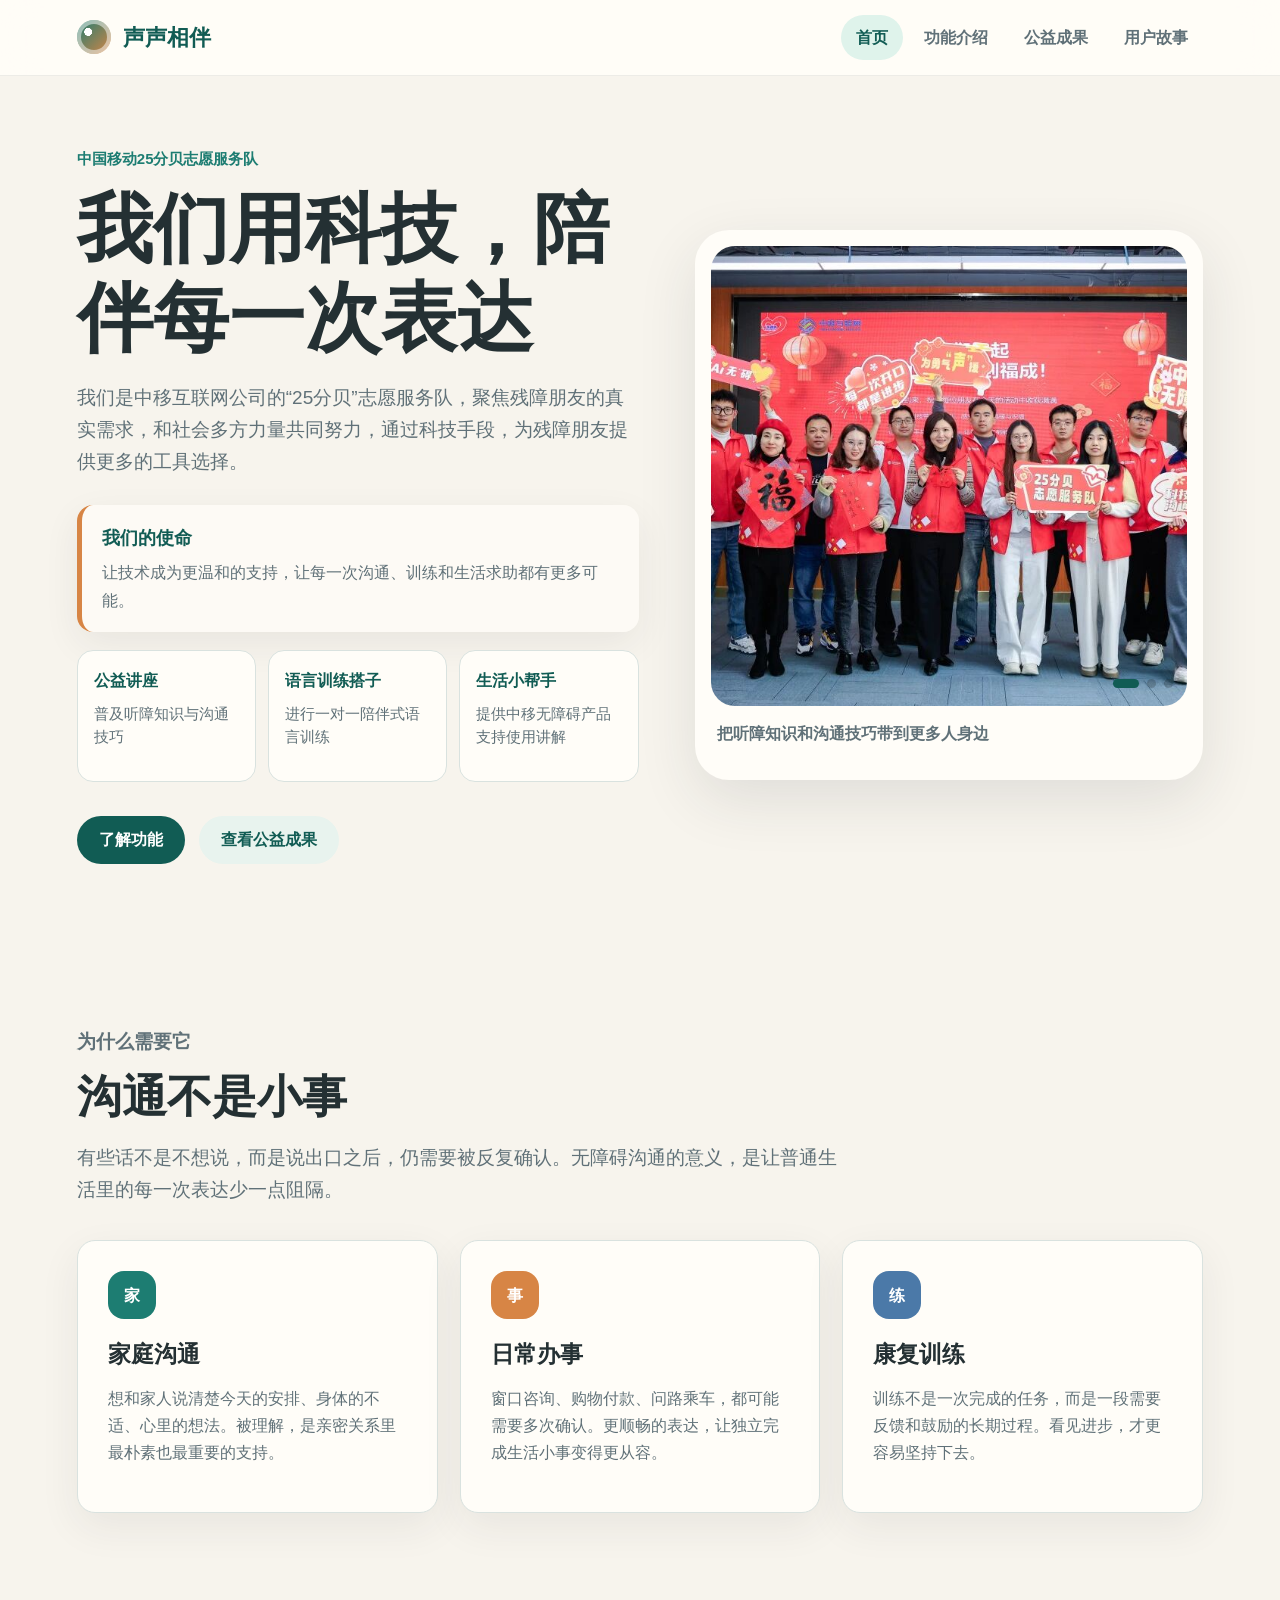
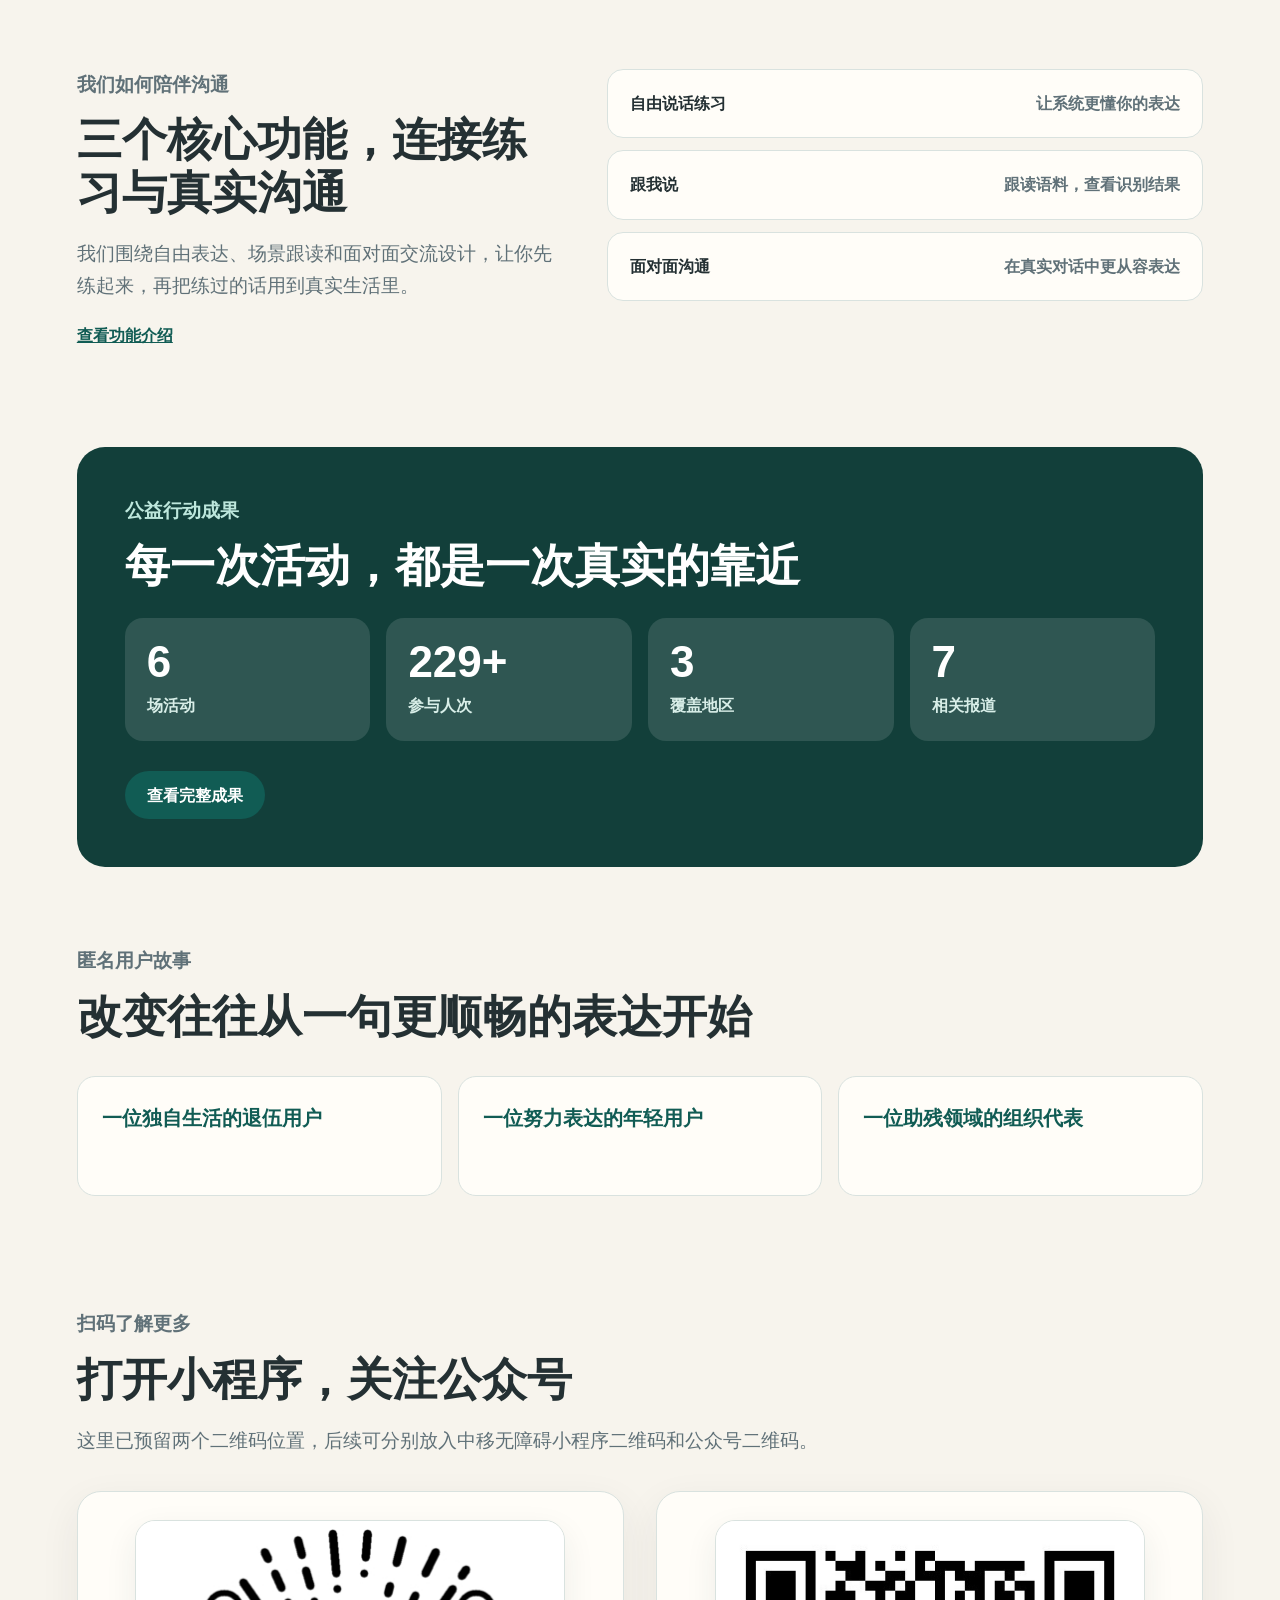
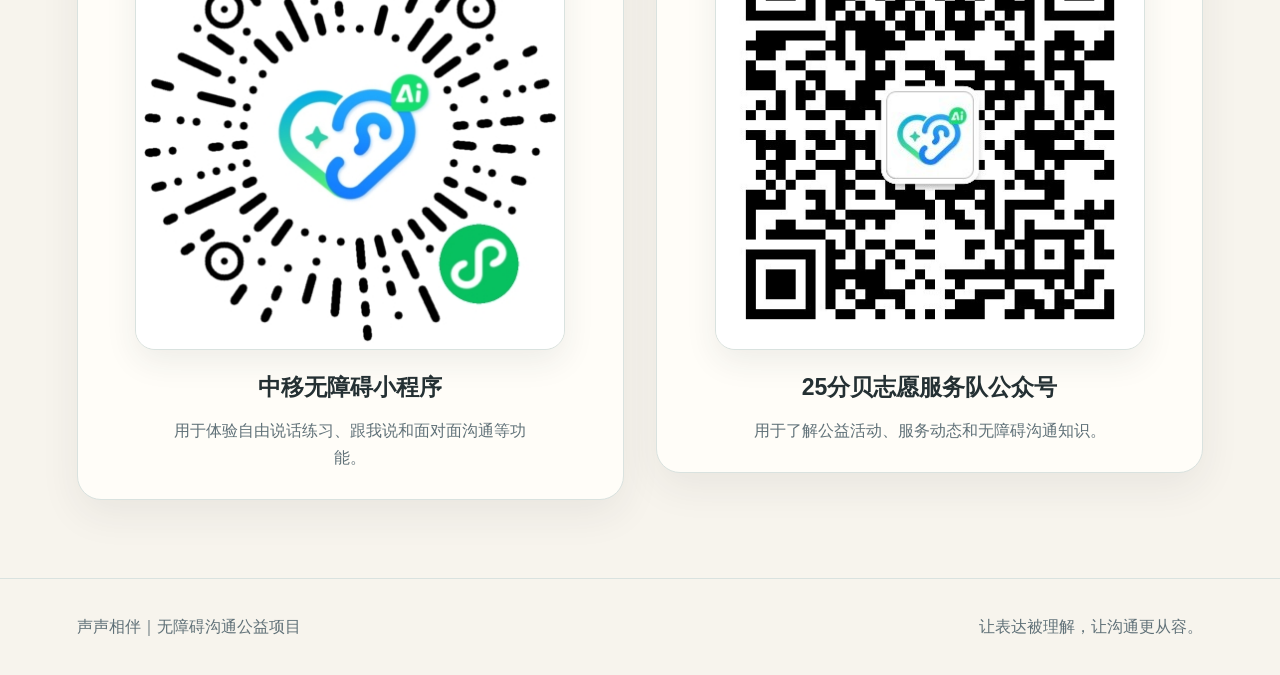
<file: index.html>
<!doctype html>
<html lang="zh-CN">
  <head>
    <meta charset="utf-8" />
    <meta name="viewport" content="width=device-width, initial-scale=1" />
    <title>声声相伴｜无障碍沟通公益项目</title>
    <meta
      name="description"
      content="声声相伴是一个无障碍沟通公益项目，关注家庭沟通、日常办事与康复训练，让表达更容易被理解。"
    />
    <link rel="stylesheet" href="assets/styles.css" />
  </head>
  <body>
    <a class="skip-link" href="#main">跳到主要内容</a>
    <header class="site-header">
      <a class="brand" href="index.html" aria-label="声声相伴首页">
        <span class="brand-mark" aria-hidden="true"></span>
        <span>声声相伴</span>
      </a>
      <button class="nav-toggle" type="button" aria-expanded="false" aria-controls="site-nav">
        <span class="sr-only">打开导航</span>
        <span aria-hidden="true"></span>
      </button>
      <nav class="site-nav" id="site-nav" aria-label="主导航">
        <a class="active" href="index.html">首页</a>
        <a href="features.html">功能介绍</a>
        <a href="impact.html">公益成果</a>
        <a href="stories.html">用户故事</a>
      </nav>
    </header>

    <main id="main">
      <section class="hero section-band">
        <div class="hero-copy">
          <p class="eyebrow">中国移动25分贝志愿服务队</p>
          <h1>我们用科技，陪伴每一次表达</h1>
          <p class="hero-lede">
            我们是中移互联网公司的“25分贝”志愿服务队，聚焦残障朋友的真实需求，和社会多方力量共同努力，通过科技手段，为残障朋友提供更多的工具选择。
          </p>
          <div class="mission-panel">
            <strong>我们的使命</strong>
            <p>让技术成为更温和的支持，让每一次沟通、训练和生活求助都有更多可能。</p>
          </div>
          <div class="service-pill-grid" aria-label="服务内容">
            <article>
              <span>公益讲座</span>
              <p>普及听障知识与沟通技巧</p>
            </article>
            <article>
              <span>语言训练搭子</span>
              <p>进行一对一陪伴式语言训练</p>
            </article>
            <article>
              <span>生活小帮手</span>
              <p>提供中移无障碍产品支持使用讲解</p>
            </article>
          </div>
          <div class="hero-actions">
            <a class="button primary" href="features.html">了解功能</a>
            <a class="button secondary" href="impact.html">查看公益成果</a>
          </div>
        </div>
        <section class="hero-carousel" aria-label="25分贝志愿服务队图片轮播">
          <div class="carousel-track">
            <figure class="carousel-slide">
              <img src="assets/carousel/图片1.png" alt="25分贝志愿服务队公益活动照片" />
              <figcaption>把听障知识和沟通技巧带到更多人身边</figcaption>
            </figure>
            <figure class="carousel-slide">
              <img src="assets/carousel/图片2.jpg" alt="25分贝志愿服务队陪伴式服务照片" />
              <figcaption>用耐心陪伴一次次练习，把表达慢慢说清楚</figcaption>
            </figure>
            <figure class="carousel-slide">
              <img src="assets/carousel/图片3.jpg" alt="中移无障碍产品使用支持照片" />
              <figcaption>让沟通工具真正用起来，成为生活里的小帮手</figcaption>
            </figure>
          </div>
          <div class="carousel-dots" aria-hidden="true">
            <span class="active"></span>
            <span></span>
            <span></span>
          </div>
        </section>
      </section>

      <section class="section-wrap">
        <div class="section-heading">
          <p class="eyebrow">为什么需要它</p>
          <h2>沟通不是小事</h2>
          <p>
            有些话不是不想说，而是说出口之后，仍需要被反复确认。无障碍沟通的意义，是让普通生活里的每一次表达少一点阻隔。
          </p>
        </div>
        <div class="scenario-grid">
          <article class="scenario-card">
            <div class="scenario-icon" aria-hidden="true">家</div>
            <h3>家庭沟通</h3>
            <p>想和家人说清楚今天的安排、身体的不适、心里的想法。被理解，是亲密关系里最朴素也最重要的支持。</p>
          </article>
          <article class="scenario-card">
            <div class="scenario-icon" aria-hidden="true">事</div>
            <h3>日常办事</h3>
            <p>窗口咨询、购物付款、问路乘车，都可能需要多次确认。更顺畅的表达，让独立完成生活小事变得更从容。</p>
          </article>
          <article class="scenario-card">
            <div class="scenario-icon" aria-hidden="true">练</div>
            <h3>康复训练</h3>
            <p>训练不是一次完成的任务，而是一段需要反馈和鼓励的长期过程。看见进步，才更容易坚持下去。</p>
          </article>
        </div>
      </section>

      <section class="section-wrap split-feature">
        <div>
          <p class="eyebrow">我们如何陪伴沟通</p>
          <h2>三个核心功能，连接练习与真实沟通</h2>
          <p>
            我们围绕自由表达、场景跟读和面对面交流设计，让你先练起来，再把练过的话用到真实生活里。
          </p>
          <a class="text-link" href="features.html">查看功能介绍</a>
        </div>
        <div class="feature-list">
          <a href="features.html#free-speech">自由说话练习<span>让系统更懂你的表达</span></a>
          <a href="features.html#follow-me">跟我说<span>跟读语料，查看识别结果</span></a>
          <a href="features.html#face-to-face">面对面沟通<span>在真实对话中更从容表达</span></a>
        </div>
      </section>

      <section class="impact-preview">
        <div class="section-heading compact">
          <p class="eyebrow">公益行动成果</p>
          <h2>每一次活动，都是一次真实的靠近</h2>
        </div>
        <div class="metric-row">
          <div><strong>6</strong><span>场活动</span></div>
          <div><strong>229+</strong><span>参与人次</span></div>
          <div><strong>3</strong><span>覆盖地区</span></div>
          <div><strong>7</strong><span>相关报道</span></div>
        </div>
        <a class="button primary" href="impact.html">查看完整成果</a>
      </section>

      <section class="section-wrap story-preview">
        <div class="section-heading">
          <p class="eyebrow">匿名用户故事</p>
          <h2>改变往往从一句更顺畅的表达开始</h2>
        </div>
        <div class="story-strip">
          <a href="stories.html#story-daily">一位独自生活的退伍用户</a>
          <a href="stories.html#story-young">一位努力表达的年轻用户</a>
          <a href="stories.html#story-representative">一位助残领域的组织代表</a>
        </div>
      </section>

      <section class="section-wrap qr-section" aria-labelledby="qr-title">
        <div class="section-heading">
          <p class="eyebrow">扫码了解更多</p>
          <h2 id="qr-title">打开小程序，关注公众号</h2>
          <p>这里已预留两个二维码位置，后续可分别放入中移无障碍小程序二维码和公众号二维码。</p>
        </div>
        <div class="qr-grid">
          <article class="qr-card">
            <img class="qr-image" src="assets/小程序二维码.jpg" alt="中移无障碍小程序二维码" />
            <h3>中移无障碍小程序</h3>
            <p>用于体验自由说话练习、跟我说和面对面沟通等功能。</p>
          </article>
          <article class="qr-card">
            <img class="qr-image" src="assets/公众号二维码.jpg" alt="25分贝志愿服务队公众号二维码" />
            <h3>25分贝志愿服务队公众号</h3>
            <p>用于了解公益活动、服务动态和无障碍沟通知识。</p>
          </article>
        </div>
      </section>
    </main>

    <footer class="site-footer">
      <p>声声相伴｜无障碍沟通公益项目</p>
      <p>让表达被理解，让沟通更从容。</p>
    </footer>
    <script src="assets/main.js"></script>
  </body>
</html>
</file>
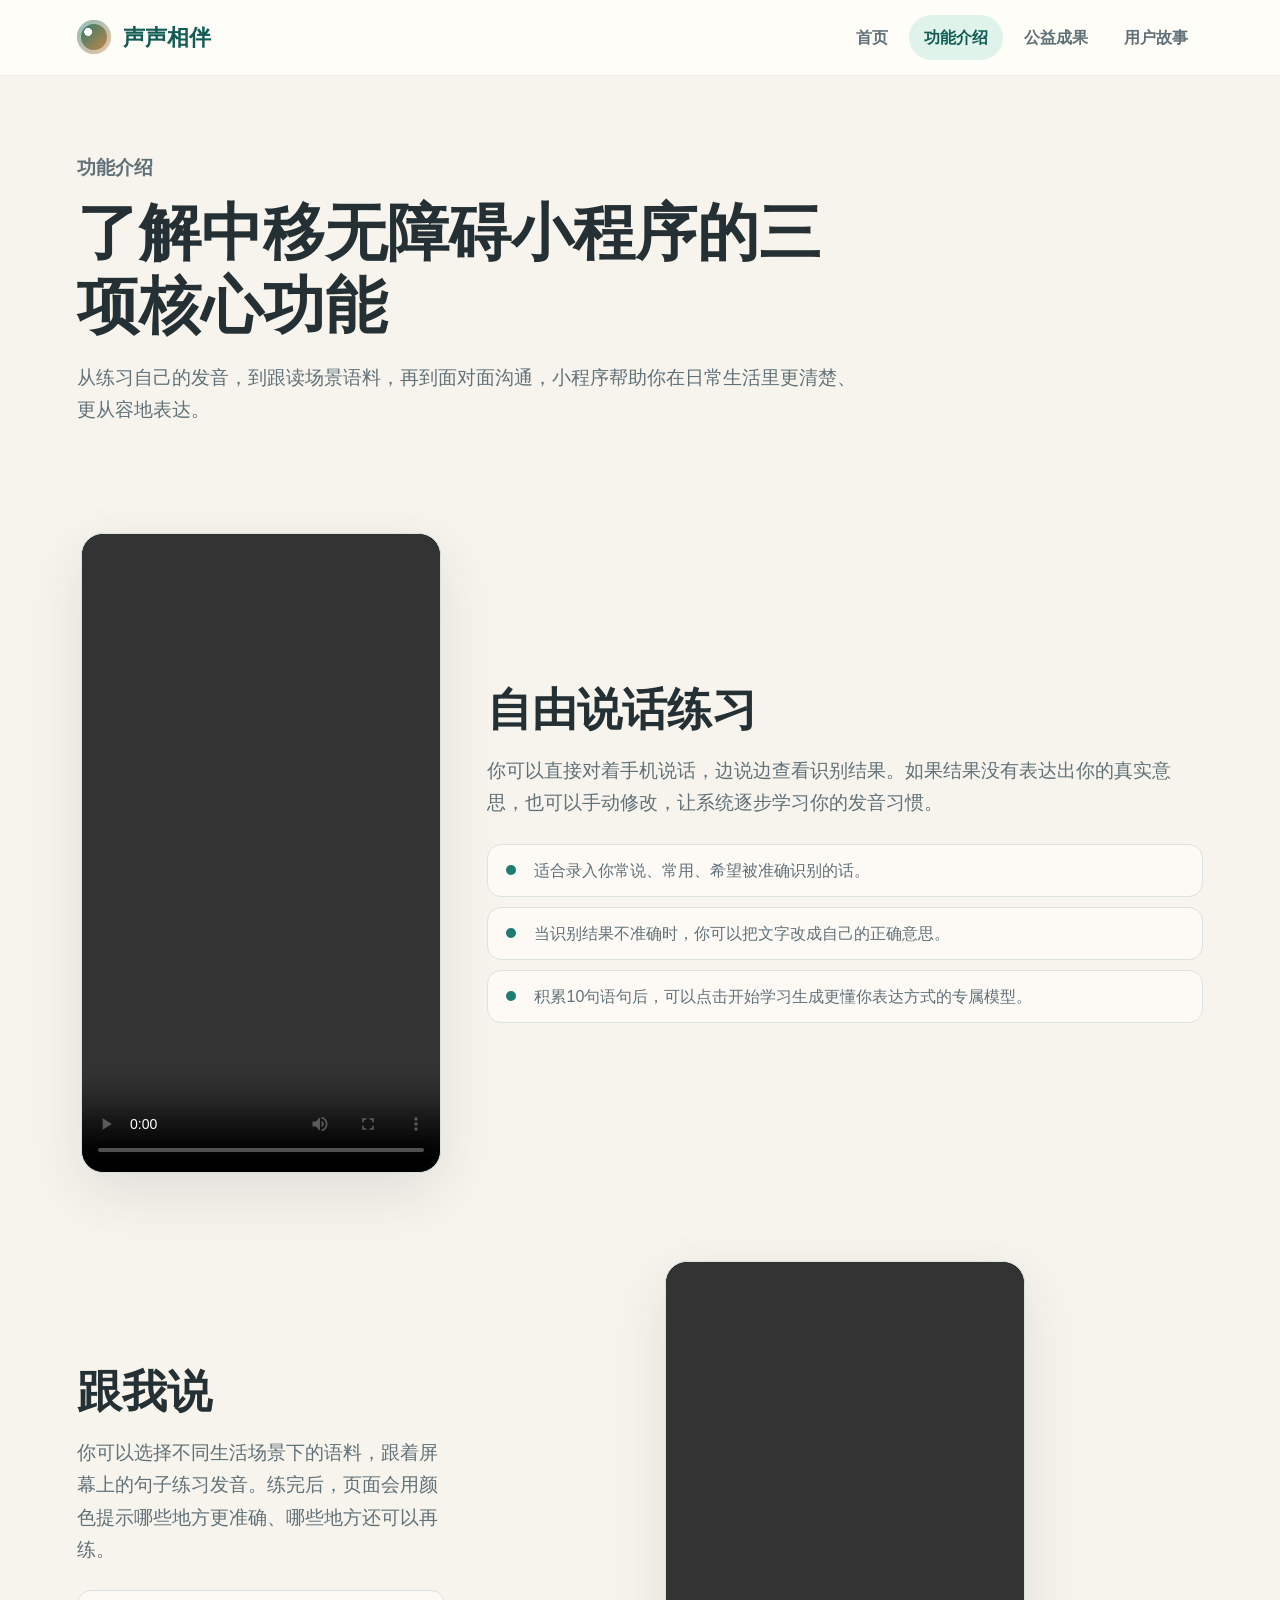
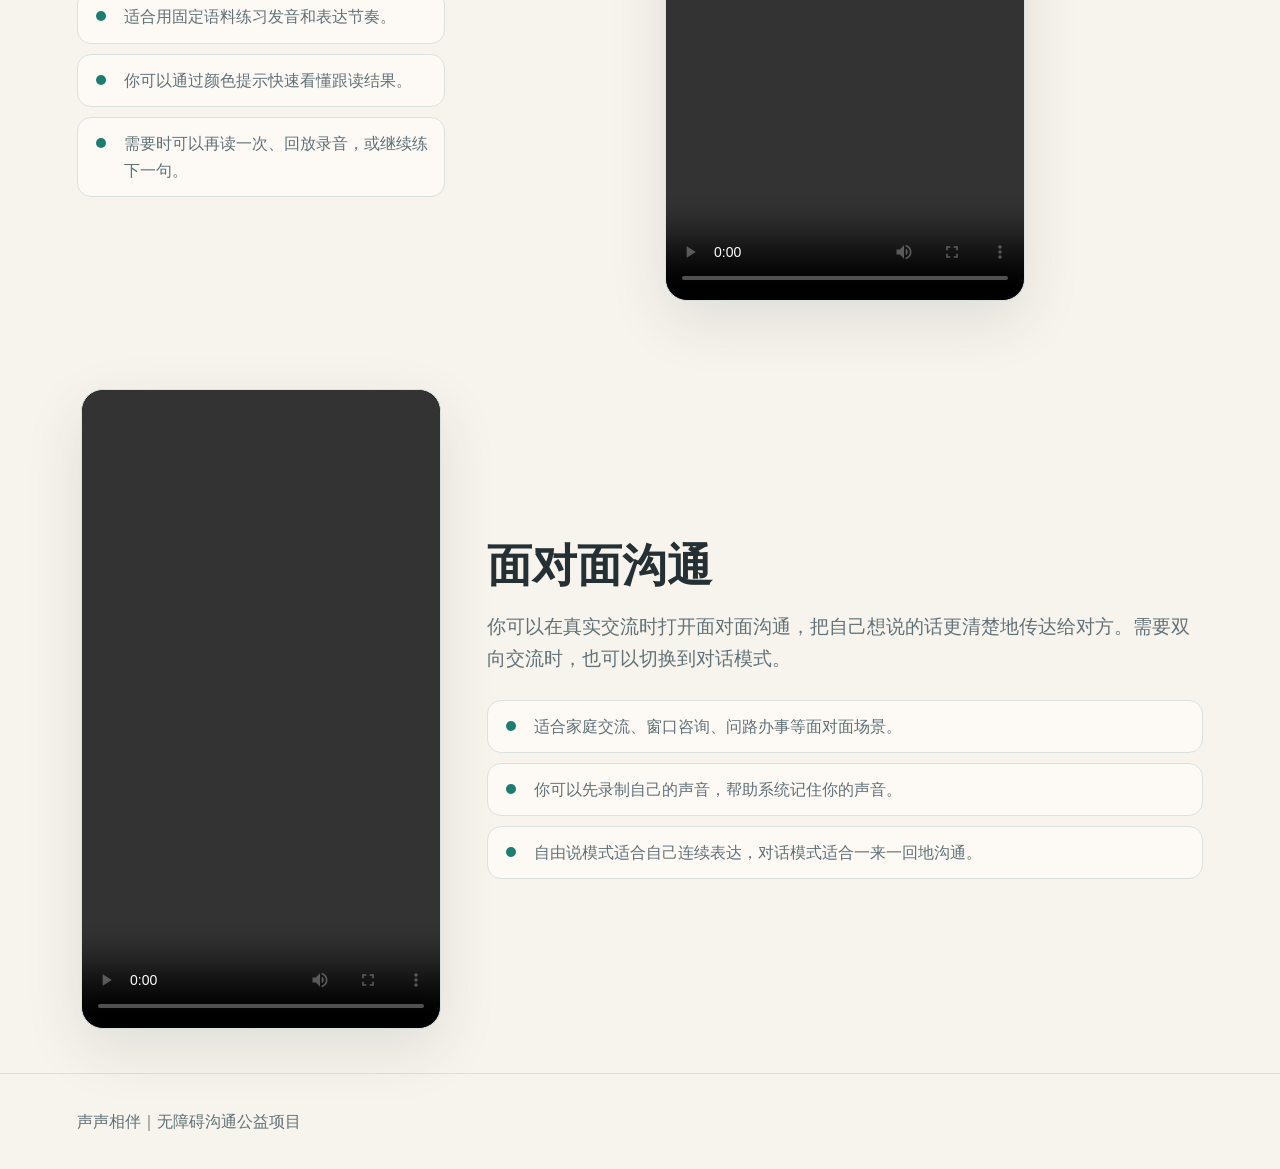
<file: features.html>
<!doctype html>
<html lang="zh-CN">
  <head>
    <meta charset="utf-8" />
    <meta name="viewport" content="width=device-width, initial-scale=1" />
    <title>功能介绍｜声声相伴</title>
    <meta name="description" content="了解声声相伴如何通过自由说话练习、跟我说和面对面沟通支持无障碍表达。" />
    <link rel="stylesheet" href="assets/styles.css" />
  </head>
  <body>
    <a class="skip-link" href="#main">跳到主要内容</a>
    <header class="site-header">
      <a class="brand" href="index.html"><span class="brand-mark" aria-hidden="true"></span><span>声声相伴</span></a>
      <button class="nav-toggle" type="button" aria-expanded="false" aria-controls="site-nav">
        <span class="sr-only">打开导航</span><span aria-hidden="true"></span>
      </button>
      <nav class="site-nav" id="site-nav" aria-label="主导航">
        <a href="index.html">首页</a>
        <a class="active" href="features.html">功能介绍</a>
        <a href="impact.html">公益成果</a>
        <a href="stories.html">用户故事</a>
      </nav>
    </header>

    <main id="main">
      <section class="page-hero">
        <p class="eyebrow">功能介绍</p>
        <h1>了解中移无障碍小程序的三项核心功能</h1>
        <p>从练习自己的发音，到跟读场景语料，再到面对面沟通，小程序帮助你在日常生活里更清楚、更从容地表达。</p>
      </section>

      <section class="feature-detail" id="free-speech">
        <div class="video-placeholder feature-video has-video">
          <video controls preload="metadata" playsinline aria-label="自由说话练习功能视频">
            <source src="videos/自由说话练习.mp4" type="video/mp4" />
            当前浏览器不支持直接播放此视频。
          </video>
        </div>
        <div class="detail-copy">
          <h2>自由说话练习</h2>
          <p>你可以直接对着手机说话，边说边查看识别结果。如果结果没有表达出你的真实意思，也可以手动修改，让系统逐步学习你的发音习惯。</p>
          <ul class="feature-points">
            <li>适合录入你常说、常用、希望被准确识别的话。</li>
            <li>当识别结果不准确时，你可以把文字改成自己的正确意思。</li>
            <li>积累10句语句后，可以点击开始学习生成更懂你表达方式的专属模型。</li>
          </ul>
        </div>
      </section>

      <section class="feature-detail reverse" id="follow-me">
        <div class="video-placeholder feature-video has-video">
          <video controls preload="metadata" playsinline aria-label="跟我说功能视频">
            <source src="videos/跟我说练习.mp4" type="video/mp4" />
            当前浏览器不支持直接播放此视频。
          </video>
        </div>
        <div class="detail-copy">
          <h2>跟我说</h2>
          <p>你可以选择不同生活场景下的语料，跟着屏幕上的句子练习发音。练完后，页面会用颜色提示哪些地方更准确、哪些地方还可以再练。</p>
          <ul class="feature-points">
            <li>适合用固定语料练习发音和表达节奏。</li>
            <li>你可以通过颜色提示快速看懂跟读结果。</li>
            <li>需要时可以再读一次、回放录音，或继续练下一句。</li>
          </ul>
        </div>
      </section>

      <section class="feature-detail" id="face-to-face">
        <div class="video-placeholder feature-video has-video">
          <video controls preload="metadata" playsinline aria-label="面对面沟通功能视频">
            <source src="videos/面对面沟通.mp4" type="video/mp4" />
            当前浏览器不支持直接播放此视频。
          </video>
        </div>
        <div class="detail-copy">
          <h2>面对面沟通</h2>
          <p>你可以在真实交流时打开面对面沟通，把自己想说的话更清楚地传达给对方。需要双向交流时，也可以切换到对话模式。</p>
          <ul class="feature-points">
            <li>适合家庭交流、窗口咨询、问路办事等面对面场景。</li>
            <li>你可以先录制自己的声音，帮助系统记住你的声音。</li>
            <li>自由说模式适合自己连续表达，对话模式适合一来一回地沟通。</li>
          </ul>
        </div>
      </section>
    </main>

    <footer class="site-footer">
      <p>声声相伴｜无障碍沟通公益项目</p>
    </footer>
    <script src="assets/main.js"></script>
  </body>
</html>
</file>
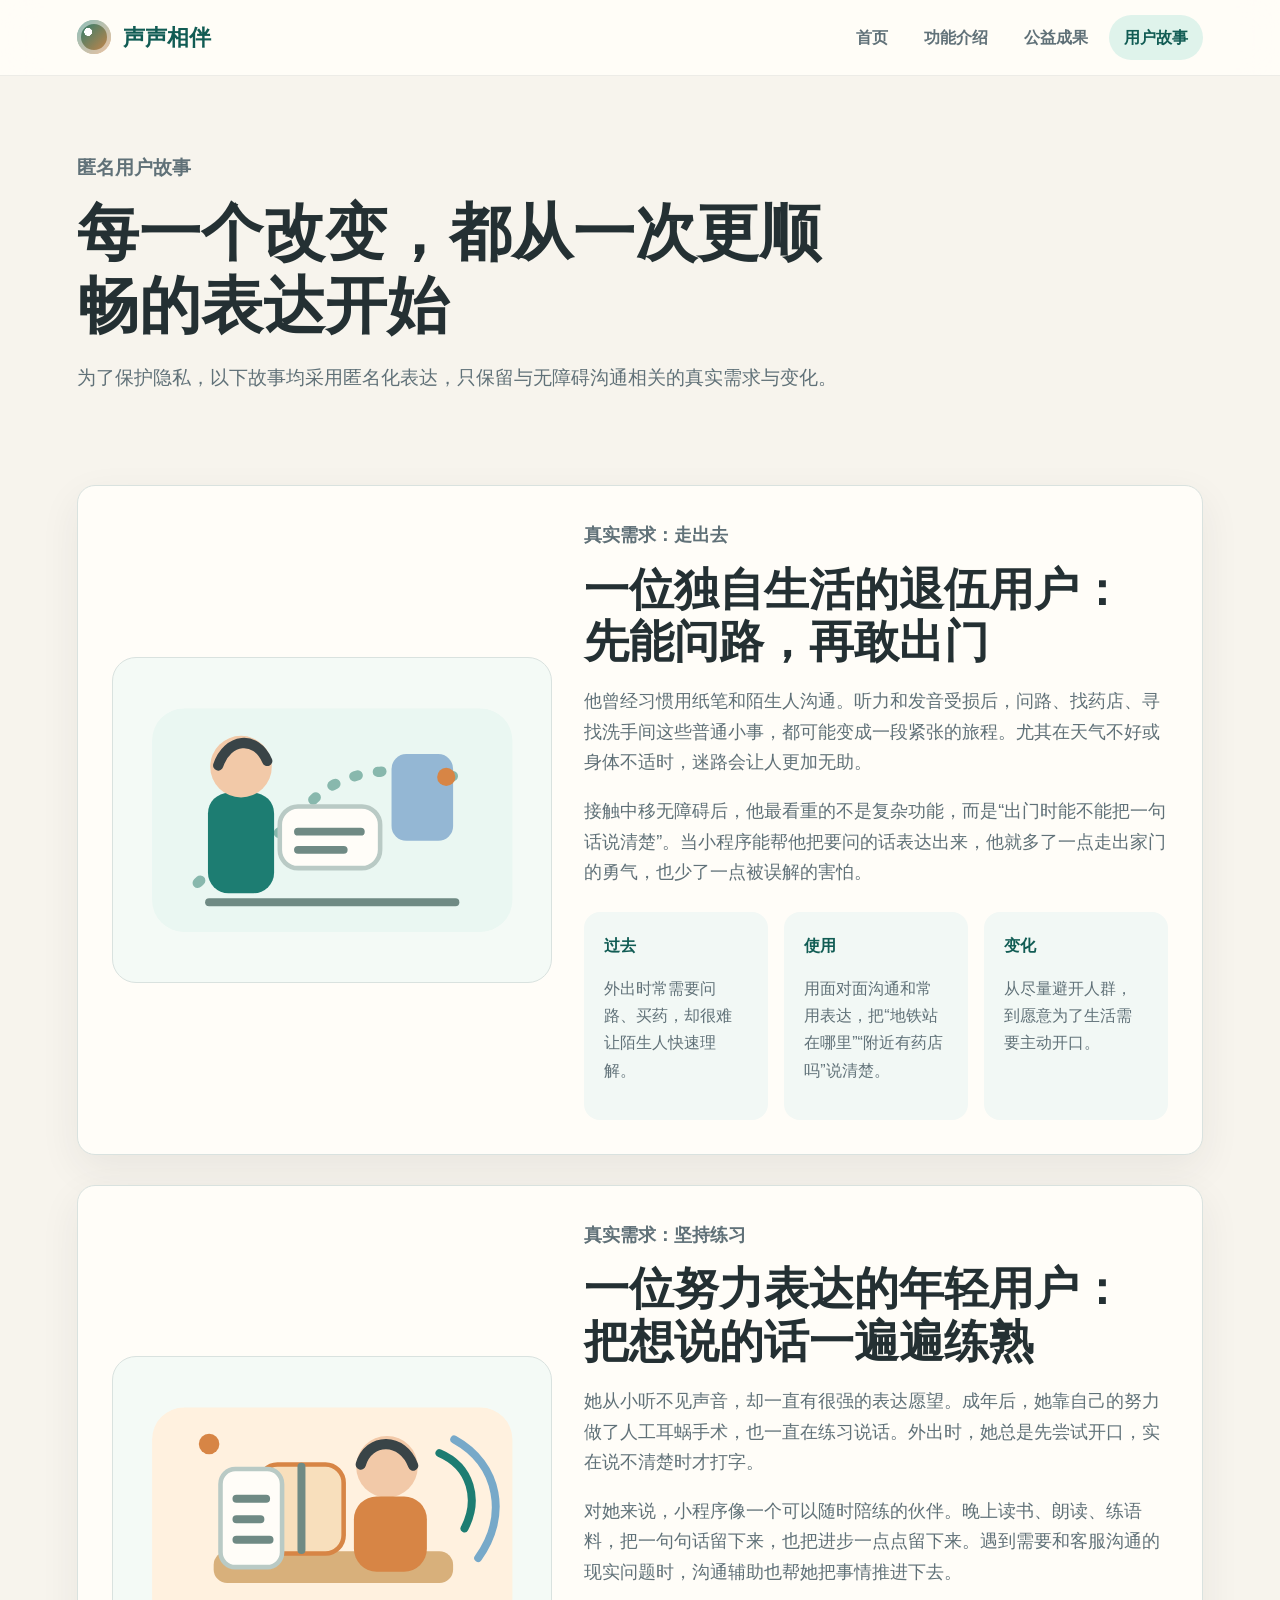
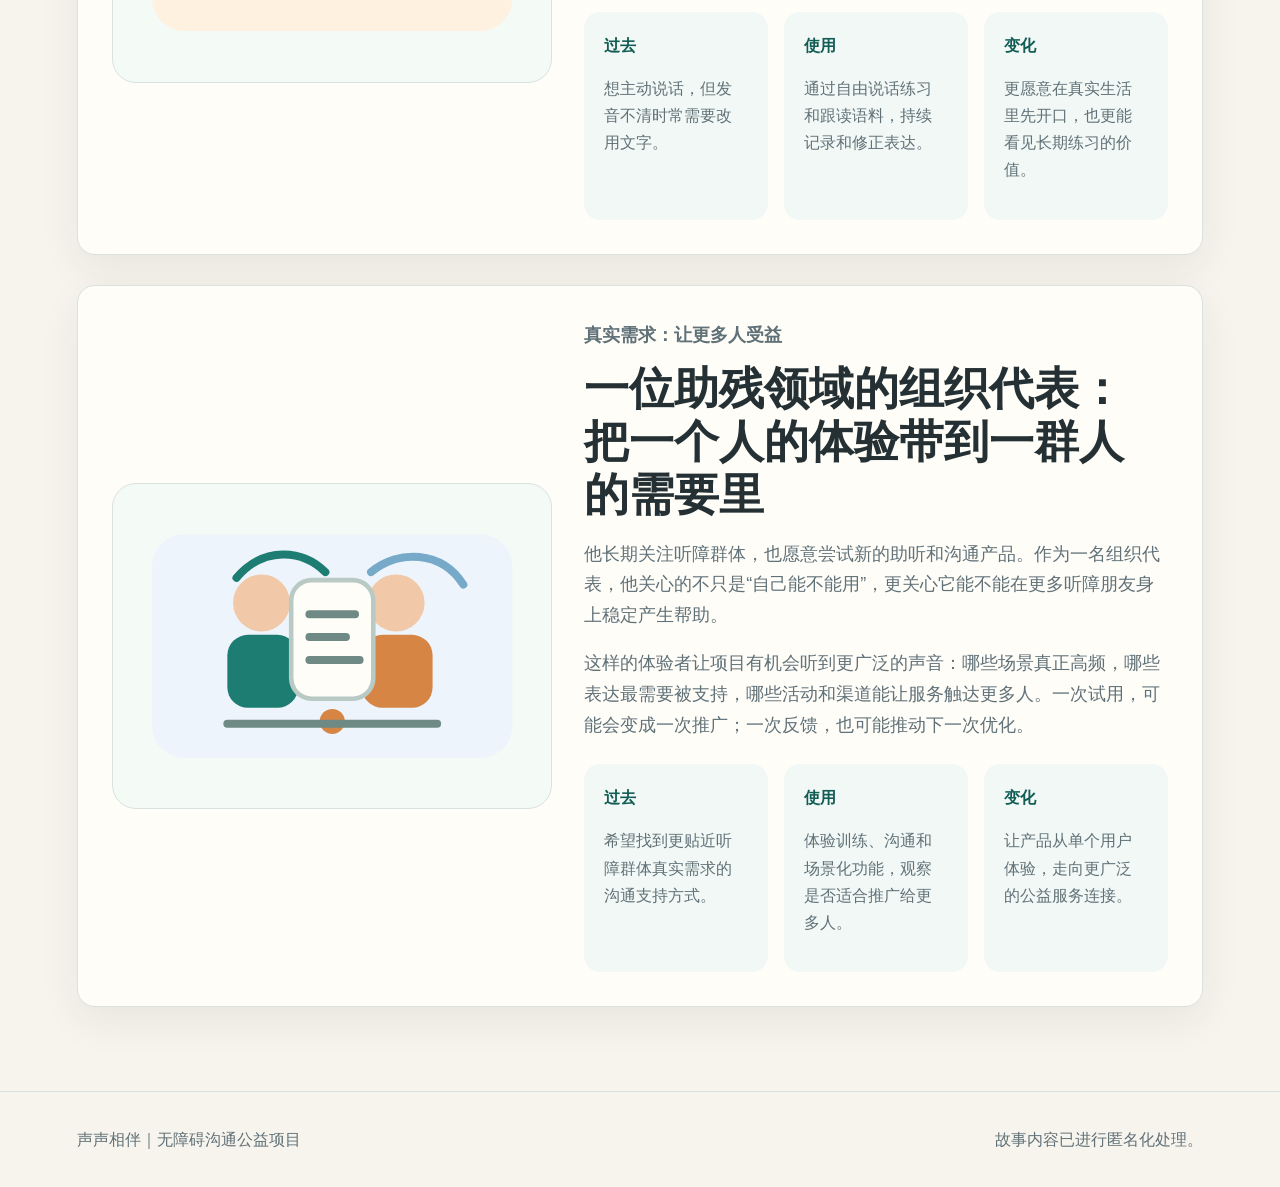
<file: stories.html>
<!doctype html>
<html lang="zh-CN">
  <head>
    <meta charset="utf-8" />
    <meta name="viewport" content="width=device-width, initial-scale=1" />
    <title>用户故事｜声声相伴</title>
    <meta name="description" content="通过匿名用户故事了解声声相伴如何支持真实生活中的表达、沟通与训练。" />
    <link rel="stylesheet" href="assets/styles.css" />
  </head>
  <body>
    <a class="skip-link" href="#main">跳到主要内容</a>
    <header class="site-header">
      <a class="brand" href="index.html"><span class="brand-mark" aria-hidden="true"></span><span>声声相伴</span></a>
      <button class="nav-toggle" type="button" aria-expanded="false" aria-controls="site-nav">
        <span class="sr-only">打开导航</span><span aria-hidden="true"></span>
      </button>
      <nav class="site-nav" id="site-nav" aria-label="主导航">
        <a href="index.html">首页</a>
        <a href="features.html">功能介绍</a>
        <a href="impact.html">公益成果</a>
        <a class="active" href="stories.html">用户故事</a>
      </nav>
    </header>

    <main id="main">
      <section class="page-hero">
        <p class="eyebrow">匿名用户故事</p>
        <h1>每一个改变，都从一次更顺畅的表达开始</h1>
        <p>为了保护隐私，以下故事均采用匿名化表达，只保留与无障碍沟通相关的真实需求与变化。</p>
      </section>

      <section class="story-list">
        <article class="story-card story-feature" id="story-daily">
          <figure class="story-illustration" aria-hidden="true">
            <svg viewBox="0 0 360 260" role="img">
              <rect x="22" y="32" width="316" height="196" rx="28" class="svg-bg" />
              <path d="M62 185 C98 150, 126 156, 154 122 S220 80, 290 92" class="svg-path" />
              <rect x="232" y="72" width="54" height="76" rx="13" class="svg-building" />
              <rect x="71" y="106" width="58" height="88" rx="18" class="svg-coat" />
              <circle cx="100" cy="83" r="27" class="svg-skin" />
              <path d="M80 82 C88 58, 113 55, 123 78" class="svg-hair" />
              <rect x="134" y="118" width="88" height="54" rx="16" class="svg-phone" />
              <path d="M150 140 H205 M150 156 H190" class="svg-line" />
              <circle cx="280" cy="92" r="8" class="svg-accent" />
              <path d="M72 202 H288" class="svg-ground" />
            </svg>
          </figure>
          <div class="story-content">
            <p class="eyebrow">真实需求：走出去</p>
            <h2>一位独自生活的退伍用户：先能问路，再敢出门</h2>
            <p class="story-lede">
              他曾经习惯用纸笔和陌生人沟通。听力和发音受损后，问路、找药店、寻找洗手间这些普通小事，都可能变成一段紧张的旅程。尤其在天气不好或身体不适时，迷路会让人更加无助。
            </p>
            <p>
              接触中移无障碍后，他最看重的不是复杂功能，而是“出门时能不能把一句话说清楚”。当小程序能帮他把要问的话表达出来，他就多了一点走出家门的勇气，也少了一点被误解的害怕。
            </p>
            <div class="story-flow">
              <div><strong>过去</strong><p>外出时常需要问路、买药，却很难让陌生人快速理解。</p></div>
              <div><strong>使用</strong><p>用面对面沟通和常用表达，把“地铁站在哪里”“附近有药店吗”说清楚。</p></div>
              <div><strong>变化</strong><p>从尽量避开人群，到愿意为了生活需要主动开口。</p></div>
            </div>
          </div>
        </article>

        <article class="story-card story-feature" id="story-young">
          <figure class="story-illustration" aria-hidden="true">
            <svg viewBox="0 0 360 260" role="img">
              <rect x="22" y="32" width="316" height="196" rx="28" class="svg-bg warm" />
              <rect x="76" y="158" width="210" height="28" rx="12" class="svg-desk" />
              <rect x="116" y="82" width="74" height="78" rx="16" class="svg-book" />
              <path d="M153 84 V157" class="svg-line" />
              <circle cx="228" cy="84" r="27" class="svg-skin" />
              <path d="M205 82 C212 58, 242 58, 251 83" class="svg-hair" />
              <rect x="199" y="110" width="64" height="66" rx="20" class="svg-coat orange" />
              <rect x="82" y="86" width="54" height="86" rx="13" class="svg-phone" />
              <path d="M96 112 H122 M96 130 H117 M96 148 H125" class="svg-line" />
              <path d="M274 72 C302 84, 309 113, 296 138" class="svg-wave" />
              <path d="M287 60 C327 82, 334 128, 308 164" class="svg-wave light" />
              <circle cx="72" cy="64" r="9" class="svg-accent" />
            </svg>
          </figure>
          <div class="story-content">
            <p class="eyebrow">真实需求：坚持练习</p>
            <h2>一位努力表达的年轻用户：把想说的话一遍遍练熟</h2>
            <p class="story-lede">
              她从小听不见声音，却一直有很强的表达愿望。成年后，她靠自己的努力做了人工耳蜗手术，也一直在练习说话。外出时，她总是先尝试开口，实在说不清楚时才打字。
            </p>
            <p>
              对她来说，小程序像一个可以随时陪练的伙伴。晚上读书、朗读、练语料，把一句句话留下来，也把进步一点点留下来。遇到需要和客服沟通的现实问题时，沟通辅助也帮她把事情推进下去。
            </p>
            <div class="story-flow">
              <div><strong>过去</strong><p>想主动说话，但发音不清时常需要改用文字。</p></div>
              <div><strong>使用</strong><p>通过自由说话练习和跟读语料，持续记录和修正表达。</p></div>
              <div><strong>变化</strong><p>更愿意在真实生活里先开口，也更能看见长期练习的价值。</p></div>
            </div>
          </div>
        </article>

        <article class="story-card story-feature" id="story-representative">
          <figure class="story-illustration" aria-hidden="true">
            <svg viewBox="0 0 360 260" role="img">
              <rect x="22" y="32" width="316" height="196" rx="28" class="svg-bg cool" />
              <circle cx="118" cy="92" r="25" class="svg-skin" />
              <rect x="88" y="120" width="62" height="64" rx="18" class="svg-coat" />
              <circle cx="236" cy="92" r="25" class="svg-skin" />
              <rect x="206" y="120" width="62" height="64" rx="18" class="svg-coat orange" />
              <rect x="144" y="72" width="72" height="104" rx="18" class="svg-phone" />
              <path d="M160 102 H200 M160 122 H192 M160 142 H204" class="svg-line" />
              <path d="M96 70 C120 42, 154 45, 174 65" class="svg-wave" />
              <path d="M214 65 C238 45, 276 46, 295 76" class="svg-wave light" />
              <circle cx="180" cy="196" r="11" class="svg-accent" />
              <path d="M88 198 H272" class="svg-ground" />
            </svg>
          </figure>
          <div class="story-content">
            <p class="eyebrow">真实需求：让更多人受益</p>
            <h2>一位助残领域的组织代表：把一个人的体验带到一群人的需要里</h2>
            <p class="story-lede">
              他长期关注听障群体，也愿意尝试新的助听和沟通产品。作为一名组织代表，他关心的不只是“自己能不能用”，更关心它能不能在更多听障朋友身上稳定产生帮助。
            </p>
            <p>
              这样的体验者让项目有机会听到更广泛的声音：哪些场景真正高频，哪些表达最需要被支持，哪些活动和渠道能让服务触达更多人。一次试用，可能会变成一次推广；一次反馈，也可能推动下一次优化。
            </p>
            <div class="story-flow">
              <div><strong>过去</strong><p>希望找到更贴近听障群体真实需求的沟通支持方式。</p></div>
              <div><strong>使用</strong><p>体验训练、沟通和场景化功能，观察是否适合推广给更多人。</p></div>
              <div><strong>变化</strong><p>让产品从单个用户体验，走向更广泛的公益服务连接。</p></div>
            </div>
          </div>
        </article>
      </section>
    </main>

    <footer class="site-footer">
      <p>声声相伴｜无障碍沟通公益项目</p>
      <p>故事内容已进行匿名化处理。</p>
    </footer>
    <script src="assets/main.js"></script>
  </body>
</html>
</file>
<file: assets/styles.css>
:root {
  --ink: #243033;
  --muted: #607178;
  --soft: #f7f4ed;
  --paper: #fffdf8;
  --line: #d9e2df;
  --teal: #1d7d72;
  --teal-dark: #115c54;
  --mint: #dff3eb;
  --orange: #d78545;
  --rose: #c86166;
  --blue: #4b79a8;
  --shadow: 0 20px 60px rgba(37, 48, 51, 0.11);
}

* {
  box-sizing: border-box;
}

html {
  scroll-behavior: smooth;
}

body {
  margin: 0;
  color: var(--ink);
  background: var(--soft);
  font-family: -apple-system, BlinkMacSystemFont, "PingFang SC", "Hiragino Sans GB", "Microsoft YaHei", sans-serif;
  line-height: 1.7;
}

a {
  color: inherit;
}

img {
  display: block;
  max-width: 100%;
}

code {
  padding: 0.08em 0.32em;
  border-radius: 6px;
  background: #ecf4f1;
  color: var(--teal-dark);
}

.skip-link {
  position: absolute;
  left: 16px;
  top: -60px;
  z-index: 20;
  padding: 10px 14px;
  border-radius: 8px;
  background: var(--ink);
  color: #fff;
}

.skip-link:focus {
  top: 16px;
}

.sr-only {
  position: absolute;
  width: 1px;
  height: 1px;
  padding: 0;
  margin: -1px;
  overflow: hidden;
  clip: rect(0, 0, 0, 0);
  white-space: nowrap;
  border: 0;
}

.site-header {
  position: sticky;
  top: 0;
  z-index: 10;
  display: flex;
  align-items: center;
  justify-content: space-between;
  min-height: 76px;
  padding: 0 6vw;
  background: rgba(255, 253, 248, 0.92);
  border-bottom: 1px solid rgba(36, 48, 51, 0.08);
  backdrop-filter: blur(18px);
}

.brand {
  display: inline-flex;
  align-items: center;
  gap: 12px;
  color: var(--teal-dark);
  font-size: 22px;
  font-weight: 800;
  text-decoration: none;
}

.brand-mark {
  width: 34px;
  height: 34px;
  border-radius: 50%;
  background:
    radial-gradient(circle at 33% 35%, #fff 0 12%, transparent 13%),
    linear-gradient(135deg, var(--teal), var(--orange));
  box-shadow: inset 0 0 0 4px rgba(255, 255, 255, 0.5);
}

.site-nav {
  display: flex;
  align-items: center;
  gap: 6px;
}

.site-nav a {
  padding: 9px 15px;
  border-radius: 999px;
  color: var(--muted);
  font-weight: 700;
  text-decoration: none;
}

.site-nav a:hover,
.site-nav a:focus-visible,
.site-nav a.active {
  color: var(--teal-dark);
  background: var(--mint);
  outline: none;
}

.nav-toggle {
  display: none;
}

.section-band,
.section-wrap,
.page-hero,
.feature-detail,
.coverage-feature,
.impact-dashboard,
.activity-overview,
.media-coverage,
.story-list,
.impact-preview {
  width: min(1180px, 88vw);
  margin-inline: auto;
}

.hero {
  display: grid;
  grid-template-columns: minmax(0, 1.05fr) minmax(360px, 0.95fr);
  gap: 56px;
  align-items: center;
  min-height: calc(100vh - 76px);
  padding: 70px 0 84px;
}

.eyebrow {
  margin: 0 0 12px;
  color: var(--teal);
  font-size: 15px;
  font-weight: 800;
  letter-spacing: 0;
}

h1,
h2,
h3,
p {
  overflow-wrap: anywhere;
}

h1,
h2,
h3 {
  margin: 0;
  line-height: 1.18;
}

h1 {
  max-width: 760px;
  font-size: clamp(44px, 6vw, 76px);
  letter-spacing: 0;
}

h2 {
  font-size: clamp(30px, 3.5vw, 46px);
}

h3 {
  font-size: 23px;
}

.hero-lede,
.page-hero p,
.section-heading p,
.split-feature p,
.detail-copy p {
  color: var(--muted);
  font-size: 19px;
}

.hero-actions {
  display: flex;
  flex-wrap: wrap;
  gap: 14px;
  margin-top: 34px;
}

.mission-panel {
  margin-top: 26px;
  padding: 18px 20px;
  border-left: 5px solid var(--orange);
  border-radius: 16px;
  background: rgba(255, 253, 248, 0.78);
  box-shadow: 0 12px 36px rgba(37, 48, 51, 0.07);
}

.mission-panel strong {
  color: var(--teal-dark);
  font-size: 18px;
}

.mission-panel p {
  margin: 6px 0 0;
  color: var(--muted);
}

.service-pill-grid {
  display: grid;
  grid-template-columns: repeat(3, minmax(0, 1fr));
  gap: 12px;
  margin-top: 18px;
}

.service-pill-grid article {
  min-height: 132px;
  padding: 16px;
  border: 1px solid var(--line);
  border-radius: 16px;
  background: var(--paper);
}

.service-pill-grid span {
  color: var(--teal-dark);
  font-weight: 900;
}

.service-pill-grid p {
  margin: 8px 0 0;
  color: var(--muted);
  font-size: 15px;
  line-height: 1.55;
}

.button {
  display: inline-flex;
  align-items: center;
  justify-content: center;
  min-height: 48px;
  padding: 0 22px;
  border-radius: 999px;
  font-weight: 800;
  text-decoration: none;
}

.button.primary {
  color: #fff;
  background: var(--teal-dark);
}

.button.secondary {
  color: var(--teal-dark);
  background: #e8f3ee;
}

.hero-visual {
  margin: 0;
  padding: 16px;
  border-radius: 34px;
  background: var(--paper);
  box-shadow: var(--shadow);
}

.hero-visual img {
  width: 100%;
  border-radius: 24px;
}

.hero-carousel {
  position: relative;
  overflow: hidden;
  border-radius: 34px;
  background: var(--paper);
  box-shadow: var(--shadow);
}

.carousel-track {
  display: flex;
  transition: transform 520ms ease;
}

.carousel-slide {
  flex: 0 0 100%;
  margin: 0;
  padding: 16px;
}

.carousel-slide img {
  width: 100%;
  height: 460px;
  border-radius: 24px;
  object-fit: cover;
  background: var(--mint);
}

.carousel-placeholder {
  display: grid;
  align-content: end;
  min-height: 460px;
  padding: 34px;
  border-radius: 24px;
  background:
    linear-gradient(145deg, rgba(29, 125, 114, 0.18), rgba(215, 133, 69, 0.18)),
    var(--mint);
  color: var(--ink);
}

.carousel-placeholder.warm {
  background:
    linear-gradient(145deg, rgba(215, 133, 69, 0.2), rgba(200, 97, 102, 0.14)),
    #fff1df;
}

.carousel-placeholder.cool {
  background:
    linear-gradient(145deg, rgba(75, 121, 168, 0.2), rgba(29, 125, 114, 0.12)),
    #edf4fb;
}

.carousel-placeholder span {
  width: fit-content;
  margin-bottom: 12px;
  padding: 5px 12px;
  border-radius: 999px;
  background: rgba(255, 253, 248, 0.78);
  color: var(--teal-dark);
  font-size: 14px;
  font-weight: 900;
}

.carousel-placeholder strong {
  font-size: 30px;
  line-height: 1.2;
}

.carousel-placeholder p {
  max-width: 380px;
  margin: 10px 0 0;
  color: var(--muted);
}

.carousel-slide figcaption {
  min-height: 58px;
  padding: 14px 6px 0;
  color: var(--muted);
  font-weight: 700;
}

.carousel-dots {
  position: absolute;
  right: 30px;
  bottom: 92px;
  display: flex;
  gap: 8px;
}

.carousel-dots span {
  width: 9px;
  height: 9px;
  border-radius: 999px;
  background: rgba(36, 48, 51, 0.28);
  transition: width 220ms ease, background 220ms ease;
}

.carousel-dots span.active {
  width: 26px;
  background: var(--teal-dark);
}

.section-wrap {
  padding: 78px 0;
}

.section-heading {
  max-width: 760px;
  margin-bottom: 34px;
}

.section-heading.compact {
  max-width: 680px;
  margin-bottom: 22px;
}

.scenario-grid {
  display: grid;
  grid-template-columns: repeat(3, minmax(0, 1fr));
  gap: 22px;
}

.scenario-card,
.story-card {
  background: var(--paper);
  border: 1px solid var(--line);
  border-radius: 18px;
  box-shadow: 0 14px 40px rgba(37, 48, 51, 0.07);
}

.scenario-card {
  padding: 30px;
}

.scenario-icon {
  display: grid;
  place-items: center;
  width: 48px;
  height: 48px;
  margin-bottom: 22px;
  border-radius: 16px;
  color: #fff;
  background: var(--teal);
  font-weight: 900;
}

.scenario-card:nth-child(2) .scenario-icon {
  background: var(--orange);
}

.scenario-card:nth-child(3) .scenario-icon {
  background: var(--blue);
}

.scenario-card p,
.story-flow p {
  color: var(--muted);
}

.split-feature {
  display: grid;
  grid-template-columns: minmax(0, 0.9fr) minmax(420px, 1.1fr);
  gap: 42px;
  align-items: start;
}

.text-link {
  color: var(--teal-dark);
  font-weight: 900;
}

.feature-list {
  display: grid;
  gap: 12px;
}

.feature-list a {
  display: flex;
  justify-content: space-between;
  gap: 20px;
  padding: 20px 22px;
  border: 1px solid var(--line);
  border-radius: 16px;
  background: var(--paper);
  color: var(--ink);
  font-weight: 900;
  text-decoration: none;
}

.feature-list span {
  color: var(--muted);
  font-weight: 600;
}

.impact-preview {
  margin-top: 20px;
  padding: 48px;
  border-radius: 28px;
  background: #123f3a;
  color: #fff;
}

.impact-preview .eyebrow,
.impact-preview .section-heading p {
  color: #bde7dc;
}

.metric-row,
.impact-dashboard {
  display: grid;
  grid-template-columns: repeat(4, minmax(0, 1fr));
  gap: 16px;
}

.metric-row {
  margin: 26px 0 30px;
}

.metric-row div,
.impact-dashboard div {
  padding: 22px;
  border-radius: 18px;
  background: rgba(255, 255, 255, 0.12);
}

.metric-row strong,
.impact-dashboard strong {
  display: block;
  font-size: 44px;
  line-height: 1;
}

.metric-row span,
.impact-dashboard span {
  display: block;
  margin-top: 8px;
  color: #d8eee8;
  font-weight: 700;
}

.story-strip {
  display: grid;
  grid-template-columns: repeat(3, minmax(0, 1fr));
  gap: 16px;
}

.story-strip a {
  min-height: 120px;
  padding: 24px;
  border-radius: 18px;
  background: var(--paper);
  border: 1px solid var(--line);
  color: var(--teal-dark);
  font-size: 20px;
  font-weight: 900;
  text-decoration: none;
}

.page-hero {
  padding: 76px 0 44px;
}

.page-hero h1 {
  font-size: clamp(40px, 5vw, 62px);
}

.page-hero p {
  max-width: 780px;
}

.feature-detail {
  display: grid;
  grid-template-columns: minmax(260px, 0.68fr) minmax(0, 1.32fr);
  gap: 42px;
  align-items: center;
  padding: 44px 0;
}

.feature-detail.reverse .video-placeholder {
  order: 2;
}

.video-placeholder {
  aspect-ratio: 16 / 9;
  display: grid;
  place-items: center;
  align-content: center;
  gap: 8px;
  min-height: 280px;
  padding: 28px;
  border: 1px solid var(--line);
  border-radius: 22px;
  background:
    linear-gradient(135deg, rgba(29, 125, 114, 0.14), rgba(215, 133, 69, 0.16)),
    var(--paper);
  color: var(--teal-dark);
  text-align: center;
  box-shadow: var(--shadow);
}

.feature-video {
  width: min(100%, 360px);
  aspect-ratio: 9 / 16;
  min-height: 0;
  justify-self: center;
}

.play-mark {
  width: 70px;
  height: 70px;
  border-radius: 50%;
  background: #fff;
  box-shadow: 0 12px 30px rgba(17, 92, 84, 0.18);
  position: relative;
}

.play-mark::after {
  content: "";
  position: absolute;
  left: 29px;
  top: 22px;
  width: 0;
  height: 0;
  border-top: 13px solid transparent;
  border-bottom: 13px solid transparent;
  border-left: 18px solid var(--teal);
}

.video-placeholder p {
  margin: 10px 0 0;
  font-size: 24px;
  font-weight: 900;
}

.video-placeholder span {
  color: var(--muted);
}

.video-placeholder.has-video {
  display: block;
  padding: 0;
  overflow: hidden;
  background: #111c1a;
}

.video-placeholder video {
  display: block;
  width: 100%;
  height: 100%;
  border-radius: 22px;
  object-fit: cover;
}

.feature-points {
  display: grid;
  gap: 10px;
  padding: 0;
  margin: 24px 0 0;
  list-style: none;
}

.feature-points li {
  position: relative;
  min-height: 46px;
  padding: 12px 16px 12px 46px;
  border: 1px solid var(--line);
  border-radius: 14px;
  background: rgba(255, 253, 248, 0.78);
  color: var(--muted);
}

.feature-points li::before {
  content: "";
  position: absolute;
  left: 18px;
  top: 1.25em;
  width: 10px;
  height: 10px;
  border-radius: 50%;
  background: var(--teal);
}

.check-list {
  padding: 0;
  margin: 22px 0 0;
  list-style: none;
}

.check-list li {
  position: relative;
  padding-left: 28px;
  margin: 10px 0;
  color: var(--muted);
}

.check-list li::before {
  content: "";
  position: absolute;
  left: 0;
  top: 0.72em;
  width: 10px;
  height: 10px;
  border-radius: 50%;
  background: var(--orange);
}

.impact-dashboard {
  padding: 32px;
  border-radius: 26px;
  background: var(--teal-dark);
  color: #fff;
}

.coverage-feature {
  display: grid;
  grid-template-columns: minmax(0, 1.08fr) minmax(320px, 0.92fr);
  gap: 34px;
  align-items: center;
  margin-bottom: 30px;
  padding: 34px;
  border: 1px solid var(--line);
  border-radius: 28px;
  background: var(--paper);
  box-shadow: var(--shadow);
}

.cctv-video {
  min-height: 330px;
  box-shadow: none;
}

.coverage-copy p {
  color: var(--muted);
  font-size: 19px;
}

.coverage-copy a,
.media-list a {
  color: var(--teal-dark);
  font-weight: 900;
}

.activity-overview,
.media-coverage {
  padding: 70px 0 20px;
}

.activity-overview .section-heading p,
.media-coverage .section-heading p {
  color: var(--muted);
  font-size: 18px;
}

.activity-summary-panel {
  display: grid;
  grid-template-columns: 240px 1fr;
  gap: 26px;
  align-items: center;
  margin-bottom: 22px;
  padding: 28px;
  border-radius: 24px;
  background: #123f3a;
  color: #fff;
}

.activity-summary-panel strong {
  display: block;
  font-size: 56px;
  line-height: 1;
}

.activity-summary-panel span {
  color: #cceae2;
  font-weight: 800;
}

.activity-summary-panel p {
  margin: 0;
  color: #e6f6f1;
}

.activity-card-list {
  display: grid;
  grid-template-columns: repeat(2, minmax(0, 1fr));
  gap: 18px;
}

.activity-card {
  display: grid;
  gap: 12px;
  padding: 24px;
  border-radius: 18px;
  background: var(--paper);
  border: 1px solid var(--line);
  box-shadow: 0 14px 40px rgba(37, 48, 51, 0.07);
}

.activity-card time {
  color: var(--teal-dark);
  font-weight: 900;
}

.activity-card h3 {
  margin: 0;
}

.activity-card p {
  margin: 0;
  color: var(--muted);
}

.card-meta {
  display: flex;
  flex-wrap: wrap;
  gap: 12px;
  align-items: center;
  justify-content: space-between;
  margin-top: 6px;
}

.card-meta span {
  display: inline-flex;
  padding: 5px 12px;
  border-radius: 999px;
  background: var(--mint);
  color: var(--teal-dark);
  font-weight: 900;
}

.card-meta a {
  color: var(--teal-dark);
  font-weight: 900;
}

.media-list {
  display: grid;
  grid-template-columns: repeat(2, minmax(0, 1fr));
  gap: 14px;
  padding-bottom: 78px;
}

.media-list a {
  display: grid;
  gap: 8px;
  min-height: 126px;
  padding: 22px;
  border: 1px solid var(--line);
  border-radius: 18px;
  background: var(--paper);
  text-decoration: none;
  box-shadow: 0 14px 40px rgba(37, 48, 51, 0.06);
}

.media-list a:hover,
.media-list a:focus-visible {
  outline: 3px solid rgba(29, 125, 114, 0.22);
  outline-offset: 3px;
}

.media-list span {
  color: var(--orange);
  font-size: 15px;
  font-weight: 900;
}

.media-list strong {
  color: var(--ink);
  line-height: 1.5;
}

@media (max-width: 1060px) {
  .hero,
  .split-feature,
  .coverage-feature,
  .story-feature {
    gap: 30px;
  }

  .split-feature {
    grid-template-columns: minmax(0, 0.95fr) minmax(300px, 1.05fr);
  }

  .story-feature {
    grid-template-columns: minmax(240px, 0.78fr) minmax(0, 1.22fr);
  }

  .feature-list a {
    align-items: flex-start;
    flex-direction: column;
  }
}

.story-list {
  display: grid;
  gap: 30px;
  padding: 28px 0 84px;
}

.story-card {
  padding: 34px;
}

.story-feature {
  display: grid;
  grid-template-columns: minmax(280px, 0.86fr) minmax(0, 1.14fr);
  gap: 32px;
  align-items: center;
}

.story-illustration {
  margin: 0;
  padding: 14px;
  border-radius: 24px;
  background: #f4faf6;
  border: 1px solid var(--line);
}

.story-illustration svg {
  display: block;
  width: 100%;
  height: auto;
}

.story-content > p {
  color: var(--muted);
  font-size: 18px;
}

.story-lede {
  margin-top: 18px;
}

.story-flow {
  display: grid;
  grid-template-columns: repeat(3, minmax(0, 1fr));
  gap: 16px;
  margin-top: 24px;
}

.story-flow div {
  padding: 20px;
  border-radius: 16px;
  background: #f2f8f5;
}

.story-flow strong {
  color: var(--teal-dark);
}

.qr-section {
  padding-top: 34px;
}

.qr-grid {
  display: grid;
  grid-template-columns: repeat(2, minmax(0, 1fr));
  gap: 32px;
  align-items: start;
}

.qr-card {
  display: grid;
  justify-items: center;
  gap: 16px;
  padding: 28px;
  border: 1px solid var(--line);
  border-radius: 24px;
  background: var(--paper);
  text-align: center;
  box-shadow: 0 14px 40px rgba(37, 48, 51, 0.07);
}

.qr-image {
  width: min(100%, 430px);
  height: auto;
  aspect-ratio: 1;
  border-radius: 20px;
  border: 1px solid var(--line);
  background: #fff;
  box-shadow: 0 12px 32px rgba(37, 48, 51, 0.08);
}

.qr-card h3 {
  margin-top: 8px;
}

.qr-card p {
  max-width: 360px;
  margin: 0;
  color: var(--muted);
}

.svg-bg {
  fill: #eaf7f2;
}

.svg-bg.warm {
  fill: #fff1df;
}

.svg-bg.cool {
  fill: #edf4fb;
}

.svg-skin {
  fill: #f2c9a8;
}

.svg-hair {
  fill: none;
  stroke: #394447;
  stroke-width: 9;
  stroke-linecap: round;
}

.svg-coat {
  fill: var(--teal);
}

.svg-coat.orange {
  fill: var(--orange);
}

.svg-phone {
  fill: #fffdf8;
  stroke: #b9cac5;
  stroke-width: 4;
}

.svg-line,
.svg-ground {
  fill: none;
  stroke: #6f8a84;
  stroke-width: 7;
  stroke-linecap: round;
}

.svg-path {
  fill: none;
  stroke: #88b8ad;
  stroke-width: 9;
  stroke-linecap: round;
  stroke-dasharray: 3 18;
}

.svg-building {
  fill: #94b7d4;
}

.svg-book {
  fill: #f8dfbc;
  stroke: #d78545;
  stroke-width: 4;
}

.svg-desk {
  fill: #d8b07b;
}

.svg-wave {
  fill: none;
  stroke: var(--teal);
  stroke-width: 7;
  stroke-linecap: round;
}

.svg-wave.light {
  stroke: #77a9c9;
}

.svg-accent {
  fill: var(--orange);
}

.site-footer {
  display: flex;
  justify-content: space-between;
  gap: 20px;
  padding: 34px 6vw;
  color: var(--muted);
  border-top: 1px solid var(--line);
}

.site-footer p {
  margin: 0;
}

@media (max-width: 900px) {
  .site-header {
    min-height: 68px;
  }

  .nav-toggle {
    display: grid;
    place-items: center;
    width: 44px;
    height: 44px;
    border: 0;
    border-radius: 12px;
    background: var(--mint);
  }

  .nav-toggle span[aria-hidden="true"],
  .nav-toggle span[aria-hidden="true"]::before,
  .nav-toggle span[aria-hidden="true"]::after {
    display: block;
    width: 20px;
    height: 2px;
    background: var(--teal-dark);
    content: "";
  }

  .nav-toggle span[aria-hidden="true"]::before {
    transform: translateY(-7px);
  }

  .nav-toggle span[aria-hidden="true"]::after {
    transform: translateY(5px);
  }

  .site-nav {
    position: absolute;
    left: 6vw;
    right: 6vw;
    top: 74px;
    display: none;
    flex-direction: column;
    align-items: stretch;
    padding: 14px;
    border: 1px solid var(--line);
    border-radius: 18px;
    background: var(--paper);
    box-shadow: var(--shadow);
  }

  .site-nav.open {
    display: flex;
  }

  .hero,
  .split-feature,
  .feature-detail,
  .feature-detail.reverse,
  .coverage-feature,
  .story-feature,
  .scenario-grid,
  .service-pill-grid,
  .story-strip,
  .story-flow,
  .qr-grid,
  .activity-card-list,
  .media-list {
    grid-template-columns: 1fr;
  }

  .feature-detail.reverse .video-placeholder {
    order: 0;
  }

  .metric-row,
  .impact-dashboard {
    grid-template-columns: repeat(2, minmax(0, 1fr));
  }

  .hero {
    min-height: auto;
    padding-top: 44px;
  }

  .section-wrap {
    padding: 58px 0;
  }

  .feature-video {
    width: min(100%, 320px);
  }

  .carousel-placeholder {
    min-height: 360px;
  }

  .carousel-slide img {
    height: 360px;
  }

  .site-footer {
    flex-direction: column;
  }
}

@media (max-width: 560px) {
  .section-band,
  .section-wrap,
  .page-hero,
  .feature-detail,
  .coverage-feature,
  .impact-dashboard,
  .activity-overview,
  .media-coverage,
  .story-list,
  .impact-preview {
    width: min(100% - 32px, 1180px);
  }

  h1 {
    font-size: 38px;
  }

  h2 {
    font-size: 28px;
  }

  .hero-lede,
  .page-hero p,
  .section-heading p,
  .split-feature p,
  .detail-copy p {
    font-size: 17px;
  }

  .button {
    width: 100%;
  }

  .metric-row,
  .impact-dashboard {
    grid-template-columns: 1fr;
  }

  .impact-preview {
    padding: 30px 22px;
  }

  .carousel-slide {
    padding: 12px;
  }

  .carousel-placeholder {
    min-height: 300px;
    padding: 24px;
  }

  .carousel-slide img {
    height: 260px;
  }

  .carousel-placeholder strong {
    font-size: 24px;
  }

  .carousel-dots {
    right: 24px;
    bottom: 86px;
  }

  .coverage-feature,
  .activity-summary-panel {
    padding: 24px;
  }

  .feature-video {
    width: min(100%, 270px);
  }

  .qr-card {
    padding: 20px;
  }

  .activity-summary-panel {
    grid-template-columns: 1fr;
  }

  .story-card,
  .scenario-card {
    padding: 24px;
  }
}

@media (max-width: 380px) {
  .section-band,
  .section-wrap,
  .page-hero,
  .feature-detail,
  .coverage-feature,
  .impact-dashboard,
  .activity-overview,
  .media-coverage,
  .story-list,
  .impact-preview {
    width: min(100% - 24px, 1180px);
  }

  h1 {
    font-size: 34px;
  }

  .carousel-slide img {
    height: 230px;
  }

  .feature-video {
    width: min(100%, 240px);
  }
}

@media (prefers-reduced-motion: reduce) {
  html {
    scroll-behavior: auto;
  }
}
</file>
